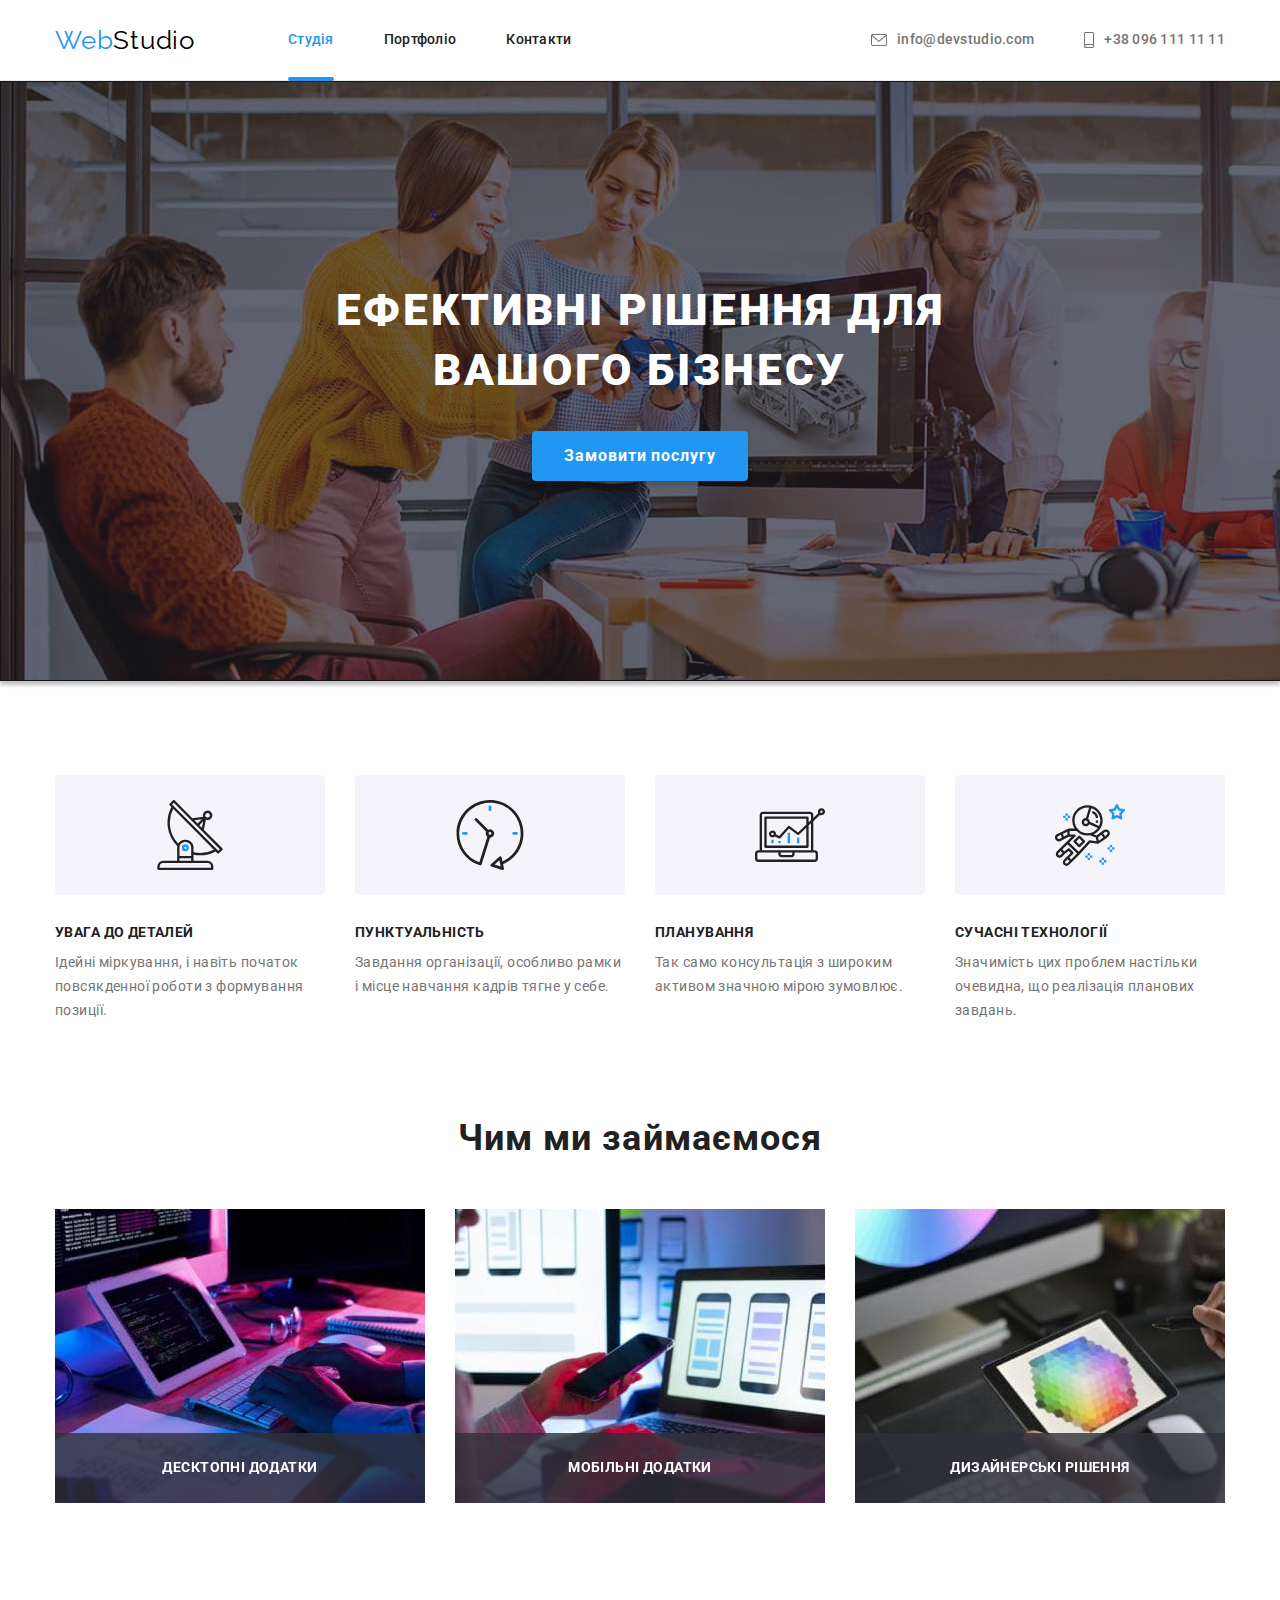
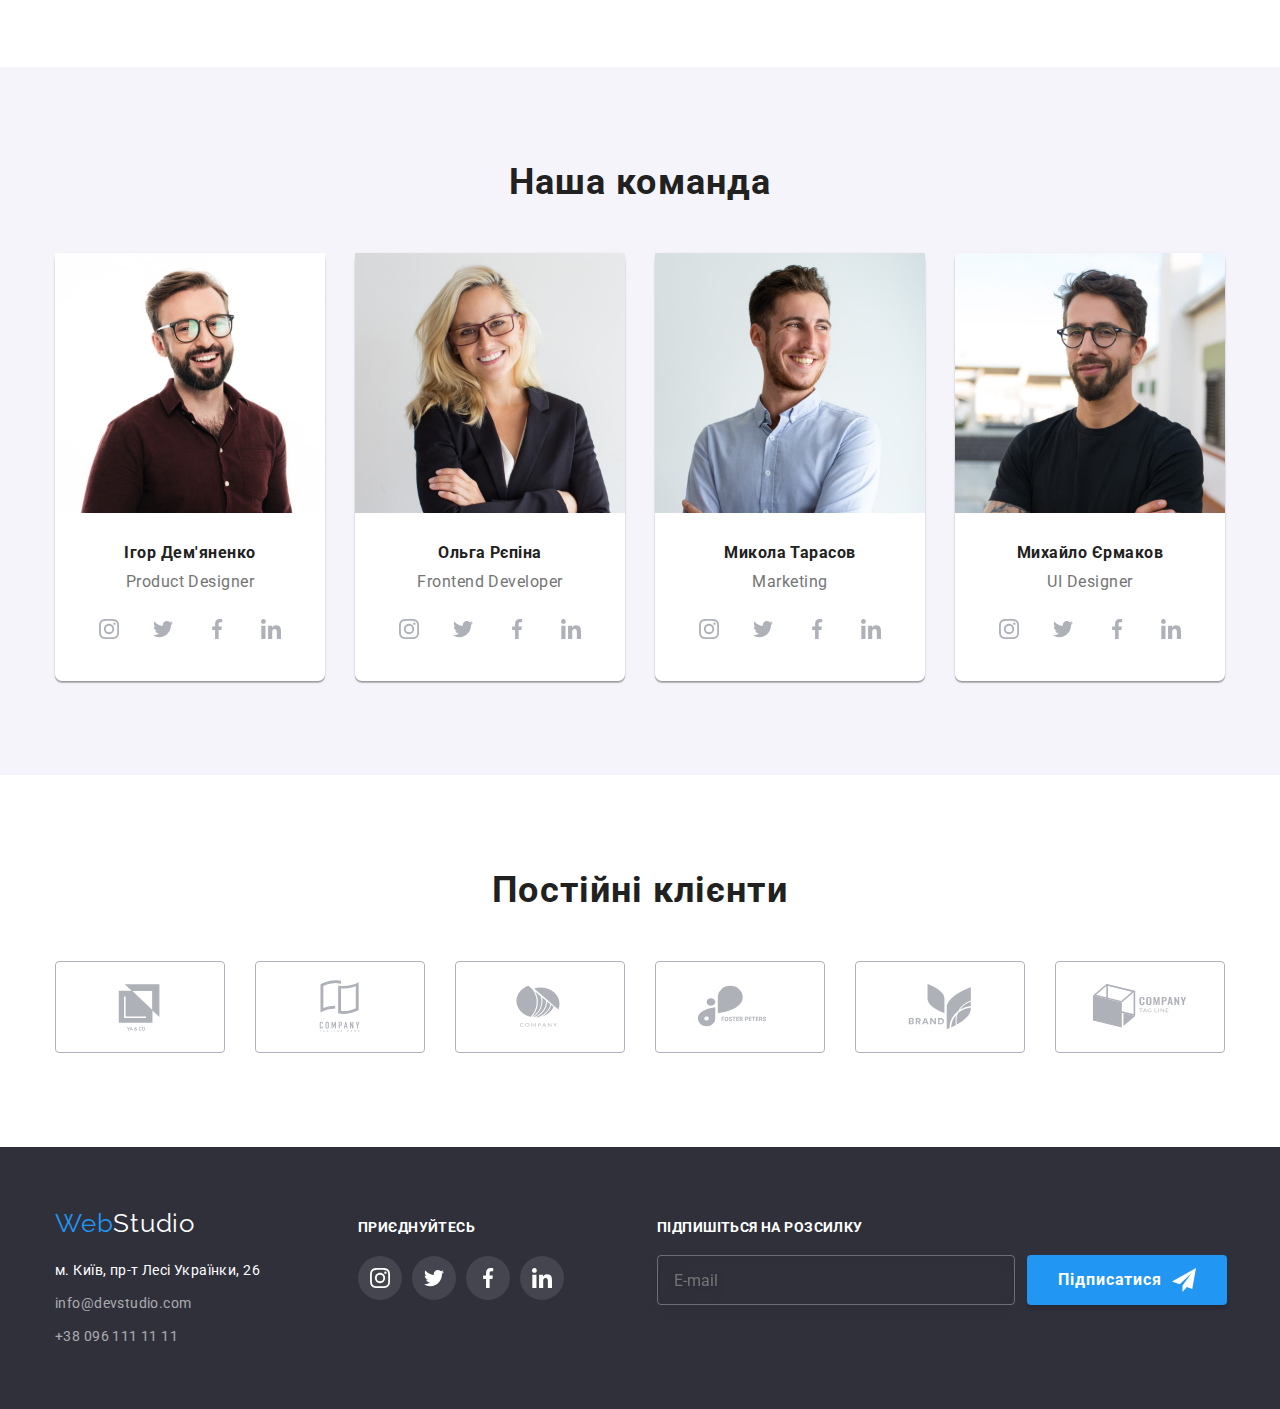
<file: index.html>
<!DOCTYPE html>
<html lang="uk">

<head>
	<meta charset="UTF-8" />
	<meta http-equiv="X-UA-Compatible" content="IE=edge" />
	<meta name="viewport" content="width=device-width, initial-scale=1.0" />
	<title>WebStudio</title>
	<link rel="preconnect" href="https://fonts.googleapis.com" />
	<link rel="preconnect" href="https://fonts.gstatic.com" crossorigin />
	<link
		href="https://fonts.googleapis.com/css2?family=Raleway:wght@700&family=Roboto:wght@400;500;700;900&display=swap"
		rel="stylesheet" />
	<link rel="stylesheet"
		href="https://cdnjs.cloudflare.com/ajax/libs/modern-normalize/1.0.0/modern-normalize.min.css" />
	<link rel="stylesheet" href="./css/styles.css" />
</head>

<body>
	<!-- Шапка/Навігація/Хедер -->
	<header class="header">
		<div class="header-box container">
			<!--<nav class="nav">-->
			<!-- prettier-ignore -->
			<a class="logo link" href="">Web<span class="logo-header">Studio</span></a>
			<nav class="nav">
				<ul class="nav-list">
					<li class="nav-item list"><a class="nav-link link menu-now" href="./index.html">Студія</a></li>
					<li class="nav-item list"><a class="nav-link link" href="./portfolio.html">Портфоліо</a></li>
					<li class="nav-item list"><a class="nav-link link" href="">Контакти</a></li>
				</ul>
			</nav>
			<ul class="header-contact list">
				<li class="nav-item"><a class="contact link" href="mailto:info@devstudio.com">
						<svg class="icon-header" width="16" height="12">
							<use href="./images/icons.svg#icon-envelope-hover"></use>
						</svg> info@devstudio.com</a>
				</li>
				<li class="nav-item"><a class="contact link" href="tel:+38 0961111111">
						<svg class="icon-header" width="10" height="16">
							<use href="./images/icons.svg#icon-smartphone"></use>
						</svg> +38 096 111 11 11</a></li>
			</ul>
		</div>
	</header>

	<!-- =========Головний контент/Mеін/Main/Hero========= -->
	<main>
		<!--==========Секція 1=========  -->
		<section class="hero">
			<h1 class="hero-title">
				Ефективні рішення для
				<br />
				вашого бізнесу
			</h1>
			<button class="main-btn" type="button" data-modal-open>Замовити послугу</button>
		</section>

		<!-- ==========Секція 2========== -->
		<section class="skills-section">
			<div class="container">
				<ul class="skills list">
					<li class="skills-item">
						<div class="icon-sk-div">
							<svg class="icon-skills" width="70" height="70">
								<use href="./images/icons.svg#icon-antenna"></use>
							</svg>
						</div>
						<h3 class="skills-title">УВАГА ДО ДЕТАЛЕЙ</h3>
						<p class="skills-text">
							Ідейні міркування, і навіть початок
							<br />
							повсякденної роботи з формування
							<br />
							позиції.
						</p>
					</li>
					<li class="skills-item">
						<div class="icon-sk-div">
							<svg class="icon-skills" width="70" height="70">
								<use href="./images/icons.svg#icon-clock"></use>
							</svg>
						</div>
						<h3 class="skills-title">ПУНКТУАЛЬНІСТЬ</h3>
						<p class="skills-text">
							Завдання організації, особливо рамки
							<br />
							і місце навчання кадрів тягне у себе.
						</p>
					</li>
					<li class="skills-item">
						<div class="icon-sk-div">
							<svg class="icon-skills" width="70" height="70">
								<use href="./images/icons.svg#icon-diagram"></use>
							</svg>
						</div>
						<h3 class="skills-title">ПЛАНУВАННЯ</h3>
						<p class="skills-text">
							Так само консультація з широким
							<br />
							активом значною мірою зумовлює.
						</p>
					</li>
					<li class="skills-item">
						<div class="icon-sk-div">
							<svg class="icon-skills" width="70" height="70">
								<use href="./images/icons.svg#icon-astronaut"></use>
							</svg>
						</div>
						<h3 class="skills-title">СУЧАСНІ ТЕХНОЛОГІЇ</h3>
						<p class="skills-text">
							Значимість цих проблем настільки
							<br />
							очевидна, що реалізація планових
							<br />
							завдань.
						</p>
					</li>
				</ul>
			</div>
		</section>

		<!-- =========Секція 3========= -->
		<section class="activity-section">
			<div class="container">
				<h2 class="title">Чим ми займаємося</h2>
				<ul class="activity list">
					<li class="activity-item">
						<div class="activity-img">
							<img class="img" src="images/webstudio-img1.jpg" alt="Клавіатура, планшет" width="370"
								height="294" />
							<p class="activity-text">Десктопні додатки</p>
						</div>
					</li>
					<li class="activity-item">
						<img src="images/webstudio-img2.jpg" alt="Ноутбук, телефон" width="370" height="294" />
						<p class="activity-text">Мобільні додатки</p>
					</li>
					<li class="activity-item">
						<img src="images/webstudio-img3.jpg" alt="Планшет" width="370" height="294" />
						<p class="activity-text">Дизайнерські рішення</p>
					</li>
				</ul>
			</div>
		</section>

		<!-- ==========Секція 4/Команда ==========-->
		<section class="team">
			<div class="container-team">
				<h2 class="title">Наша команда</h2>
				<ul class="team-list list">
					<li class="team-item">
						<img class="photo-team" src="images/webstudio-team-img1.jpg" alt="Фото людини" width="270"
							height="260" />
						<div class="team-div">
							<h3 class="team-title">Ігор Дем'яненко</h3>
							<p class="team-text">Product Designer</p>
							<ul class="socials list">
								<li class="socials-item">
									<a class="socials-link link" href="http://instagram.com" target="_blank"
										rel="noopener noreferrer" aria-label="Instagram icon">
										<svg class="socials-icon" width="20" height="20">
											<use href="./images/icons.svg#icon-instagram"></use>
										</svg>
									</a>
								</li>
								<li><a class="socials-link link" href="http://twitter.com" target="_blank"
										rel="noopener noreferrer" aria-label="Twitter icon">
										<svg class="socials-icon" width="20" height="20">
											<use href="./images/icons.svg#icon-twitter"></use>
										</svg>
									</a>
								</li>
								<li><a class="socials-link link" href="http://facebook.com" target="_blank"
										rel="noopener noreferrer">
										<svg class="socials-icon" width="20" height="20">
											<use href="./images/icons.svg#icon-facebook"></use>
										</svg>
									</a>
								</li>
								<li><a class="socials-link link" href="http://linkedin.com" target="_blank"
										rel="noopener noreferrer">
										<svg class="socials-icon" width="20" height="20">
											<use href="./images/icons.svg#icon-linkedin"></use>
										</svg>
									</a>
								</li>
							</ul>
						</div>
					</li>
					<li class="team-item">
						<img class="photo-team" src="images/webstudio-team-img2.jpg" alt="Фото людини" width="270"
							height="260" />
						<div class="team-div">
							<h3 class="team-title">Ольга Рєпіна</h3>
							<p class="team-text">Frontend Developer</p>
							<ul class="socials list">
								<li class="socials-item">
									<a class="socials-link link" href="http://instagram.com" target="_blank"
										rel="noopener noreferrer" aria-label="Instagram icon">
										<svg class="socials-icon" width="20" height="20">
											<use href="./images/icons.svg#icon-instagram"></use>
										</svg>
									</a>
								</li>
								<li><a class="socials-link link" href="http://twitter.com" target="_blank"
										rel="noopener noreferrer" aria-label="Twitter icon">
										<svg class="socials-icon" width="20" height="20">
											<use href="./images/icons.svg#icon-twitter"></use>
										</svg>
									</a>
								</li>
								<li><a class="socials-link link" href="http://facebook.com" target="_blank"
										rel="noopener noreferrer">
										<svg class="socials-icon" width="20" height="20">
											<use href="./images/icons.svg#icon-facebook"></use>
										</svg>
									</a>
								</li>
								<li><a class="socials-link link" href="http://linkedin.com" target="_blank"
										rel="noopener noreferrer">
										<svg class="socials-icon" width="20" height="20">
											<use href="./images/icons.svg#icon-linkedin"></use>
										</svg>
									</a>
								</li>
							</ul>
					</li>
					<li class="team-item">
						<img class="photo-team" src="images/webstudio-team-img3.jpg" alt="Фото людини" width="270"
							height="260" />
						<div class="team-div">
							<h3 class="team-title">Микола Тарасов</h3>
							<p class="team-text">Marketing</p>
							<ul class="socials list">
								<li class="socials-item">
									<a class="socials-link link" href="http://instagram.com" target="_blank"
										rel="noopener noreferrer" aria-label="Instagram icon">
										<svg class="socials-icon" width="20" height="20">
											<use href="./images/icons.svg#icon-instagram"></use>
										</svg>
									</a>
								</li>
								<li><a class="socials-link link" href="http://twitter.com" target="_blank"
										rel="noopener noreferrer" aria-label="Twitter icon">
										<svg class="socials-icon" width="20" height="20">
											<use href="./images/icons.svg#icon-twitter"></use>
										</svg>
									</a>
								</li>
								<li><a class="socials-link link" href="http://facebook.com" target="_blank"
										rel="noopener noreferrer">
										<svg class="socials-icon" width="20" height="20">
											<use href="./images/icons.svg#icon-facebook"></use>
										</svg>
									</a>
								</li>
								<li><a class="socials-link link" href="http://linkedin.com" target="_blank"
										rel="noopener noreferrer">
										<svg class="socials-icon" width="20" height="20">
											<use href="./images/icons.svg#icon-linkedin"></use>
										</svg>
									</a>
								</li>
							</ul>
						</div>
					</li>
					<li class="team-item">
						<img class="photo-team" src="images/webstudio-team-img4.jpg" alt="Фото людини" width="270"
							height="260" />
						<div class="team-div">
							<h3 class="team-title">Михайло Єрмаков</h3>
							<p class="team-text">UI Designer</p>
							<ul class="socials list">
								<li class="socials-item">
									<a class="socials-link link" href="http://instagram.com" target="_blank"
										rel="noopener noreferrer" aria-label="Instagram icon">
										<svg class="socials-icon" width="20" height="20">
											<use href="./images/icons.svg#icon-instagram"></use>
										</svg>
									</a>
								</li>
								<li><a class="socials-link link" href="http://twitter.com" target="_blank"
										rel="noopener noreferrer" aria-label="Twitter icon">
										<svg class="socials-icon" width="20" height="20">
											<use href="./images/icons.svg#icon-twitter"></use>
										</svg>
									</a>
								</li>
								<li><a class="socials-link link" href="http://facebook.com" target="_blank"
										rel="noopener noreferrer">
										<svg class="socials-icon" width="20" height="20">
											<use href="./images/icons.svg#icon-facebook"></use>
										</svg>
									</a>
								</li>
								<li><a class="socials-link link" href="http://linkedin.com" target="_blank"
										rel="noopener noreferrer">
										<svg class="socials-icon" width="20" height="20">
											<use href="./images/icons.svg#icon-linkedin"></use>
										</svg>
									</a>
								</li>
							</ul>
						</div>
					</li>
				</ul>
			</div>
		</section>

		<!-- ========== Постійні клієнти  ==========-->
		<section class="client container">
			<h2 class="client-title">Постійні клієнти</h2>
			<ul class="client-list list">
				<li class="client-item">
					<a class="client-link" href="">
						<svg class="icon-client" width="106" height="60">
							<use href="./images/icons.svg#icon-Logo"></use>
						</svg>
					</a>
				</li>
				<li class="client-item">
					<a class="client-link" href="">
						<svg class="icon-client" width="106" height="60">
							<use href="./images/icons.svg#icon-Logo-1"></use>
						</svg>
					</a>
				</li>
				<li class="client-item">
					<a class="client-link" href="">
						<svg class="icon-client" width="106" height="60">
							<use href="./images/icons.svg#icon-Logo-2"></use>
						</svg>
					</a>
				</li>
				<li class="client-item">
					<a class="client-link" href="">
						<svg class="icon-client" width="106" height="60">
							<use href="./images/icons.svg#icon-Logo-3"></use>
						</svg>
					</a>
				</li>
				<li class="client-item">
					<a class="client-link" href="">
						<svg class="icon-client" width="106" height="60">
							<use href="./images/icons.svg#icon-Logo-4"></use>
						</svg>
					</a>
				</li>
				<li class="client-item">
					<a class="client-link" href="">
						<svg class="icon-client" width="106" height="60">
							<use href="./images/icons.svg#icon-Logo-5"></use>
						</svg>
					</a>
				</li>
			</ul>
		</section>
	</main>

	<!-- ==========Підвал/Футер========= -->
	<footer class="footer">
		<div class="footer-div container">
			<div>
				<!-- prettier-ignore -->
				<a class="logo link" href="WebStudio">Web<span class="logo-footer">Studio</span></a>
				<address class="address">
					м. Київ, пр-т Лесі Українки, 26
					<ul class="contact-list list">
						<li class="footer-item">
							<a class="footer-contact link" href="mailto:info@devstudio.com">info@devstudio.com</a>
						</li>
						<li class="footer-item">
							<a class="footer-contact link" href="tel:+380961111111">+38 096 111 11 11</a>
						</li>
					</ul>
				</address>
			</div>

			<div class="socials-div">
				<h2 class="ftr-title">приєднуйтесь</h2>
				<ul class="socials-ftr-list list">
					<li class="socials-ftr-item">
						<a class="socials-ftr-link link" href="http://instagram.com" target="_blank"
							rel="noopener noreferrer" aria-label="Instagram icon">
							<svg class="socials-icon" width="20" height="20">
								<use href="./images/icons.svg#icon-instagram"></use>
							</svg>
						</a>
					</li>
					<li class="socials-ftr-item">
						<a class="socials-ftr-link link" href="http://twitter.com" target="_blank"
							rel="noopener noreferrer" aria-label="Twitter icon">
							<svg class="socials-icon" width="20" height="20">
								<use href="./images/icons.svg#icon-twitter"></use>
							</svg>
						</a>
					</li>
					<li class="socials-ftr-item">
						<a class="socials-ftr-link link" href="http://facebook.com" target="_blank"
							rel="noopener noreferrer">
							<svg class="socials-icon" width="20" height="20">
								<use href="./images/icons.svg#icon-facebook"></use>
							</svg>
						</a>
					</li>
					<li class="socials-ftr-item">
						<a class="socials-ftr-link link" href="http://linkedin.com" target="_blank"
							rel="noopener noreferrer">
							<svg class="socials-icon" width="20" height="20">
								<use href="./images/icons.svg#icon-linkedin"></use>
							</svg>
						</a>
					</li>
				</ul>
			</div>

			<div class="mailings">
				<p class="mailings-text">підпишіться на розсилку</p>
				<div class="mailings-div">
					<form>
						<input type="text" class="form-field" name="e-mail" placeholder="E-mail">
					</form>
					<button class="mailings-btn" type="submit">
						<span class="subscription">Підписатися</span>
						<svg class="subscribe-icon" width="24px" height="24px">
							<use href="./images/icons.svg#icon-icon-mailings"></use>
						</svg>
					</button>
				</div>
			</div>
		</div>
	</footer>

	<!-- ==========Модальне вікно========= -->
	<div class="backdrop is-hidden" data-modal>
		<div class="modal" data-modal-window>
			<button class="modal-btn" data-modal-close>
				<svg class="modal-icon" width="18" height="18">
					<use href="./images/icons.svg#icon-close"></use>
				</svg>
			</button>

			<p class="modal-title">Залиште свої дані, ми вам передзвонимо</p>

			<form class="modal-form" autocomplete="off">
				<label for="" class="label-modal">
					<span class="label-name">Ім'я</span>
					<div class="">
						<input type="text" class="input-modal" name="name" placeholder=" ">
						<svg class="icon-input-modal" width="18px" height="18px">
							<use href=""></use>
						</svg>
					</div>
				</label>

				<label for="" class="">
					<span class="">Телефон</span>
					<div class="">
						<input type="tel" class="input-modal" name="phone" placeholder=" ">
						<svg class="icon-input-modal" width="18px" height="18px">
							<use href=""></use>
						</svg>
					</div>
				</label>

				<label for="" class="label-field-modal">
					<span class="label-name-modal">Пошта</span>
					<div class="form-field-modal">
						<input type="mail" class="input-modal" name="e-mail" placeholder=" ">
						<svg class="icon-input-modal" width="18px" height="18px">
							<use href=""></use>
						</svg>
					</div>
				</label>

				<label for="" class="label-field-modal-textarea">
					<span class="label-name-modal">Коментар</span>
					<textarea type="text" class="textarea-input" name="text" placeholder="Введіть текст" rows="7"
						resize: none></textarea>
				</label>
			</form>

			<form class="form-check">
				<label class="label-check">
					<input type="checkbox" class="check" name="name" value=" ">
					<span class="icon-check"></span>
					<span class="check-text">Погоджуюся з розсилкою та приймаю <a href="" class="check-terms">Умови
							договору</a></span>
				</label>
			</form>
			<button type="submit" class="button-send-modal">Відправити</button>

		</div>
	</div>
	</div>

	<script src="./js/modal.js"></script>
</body>

</html>
</file>
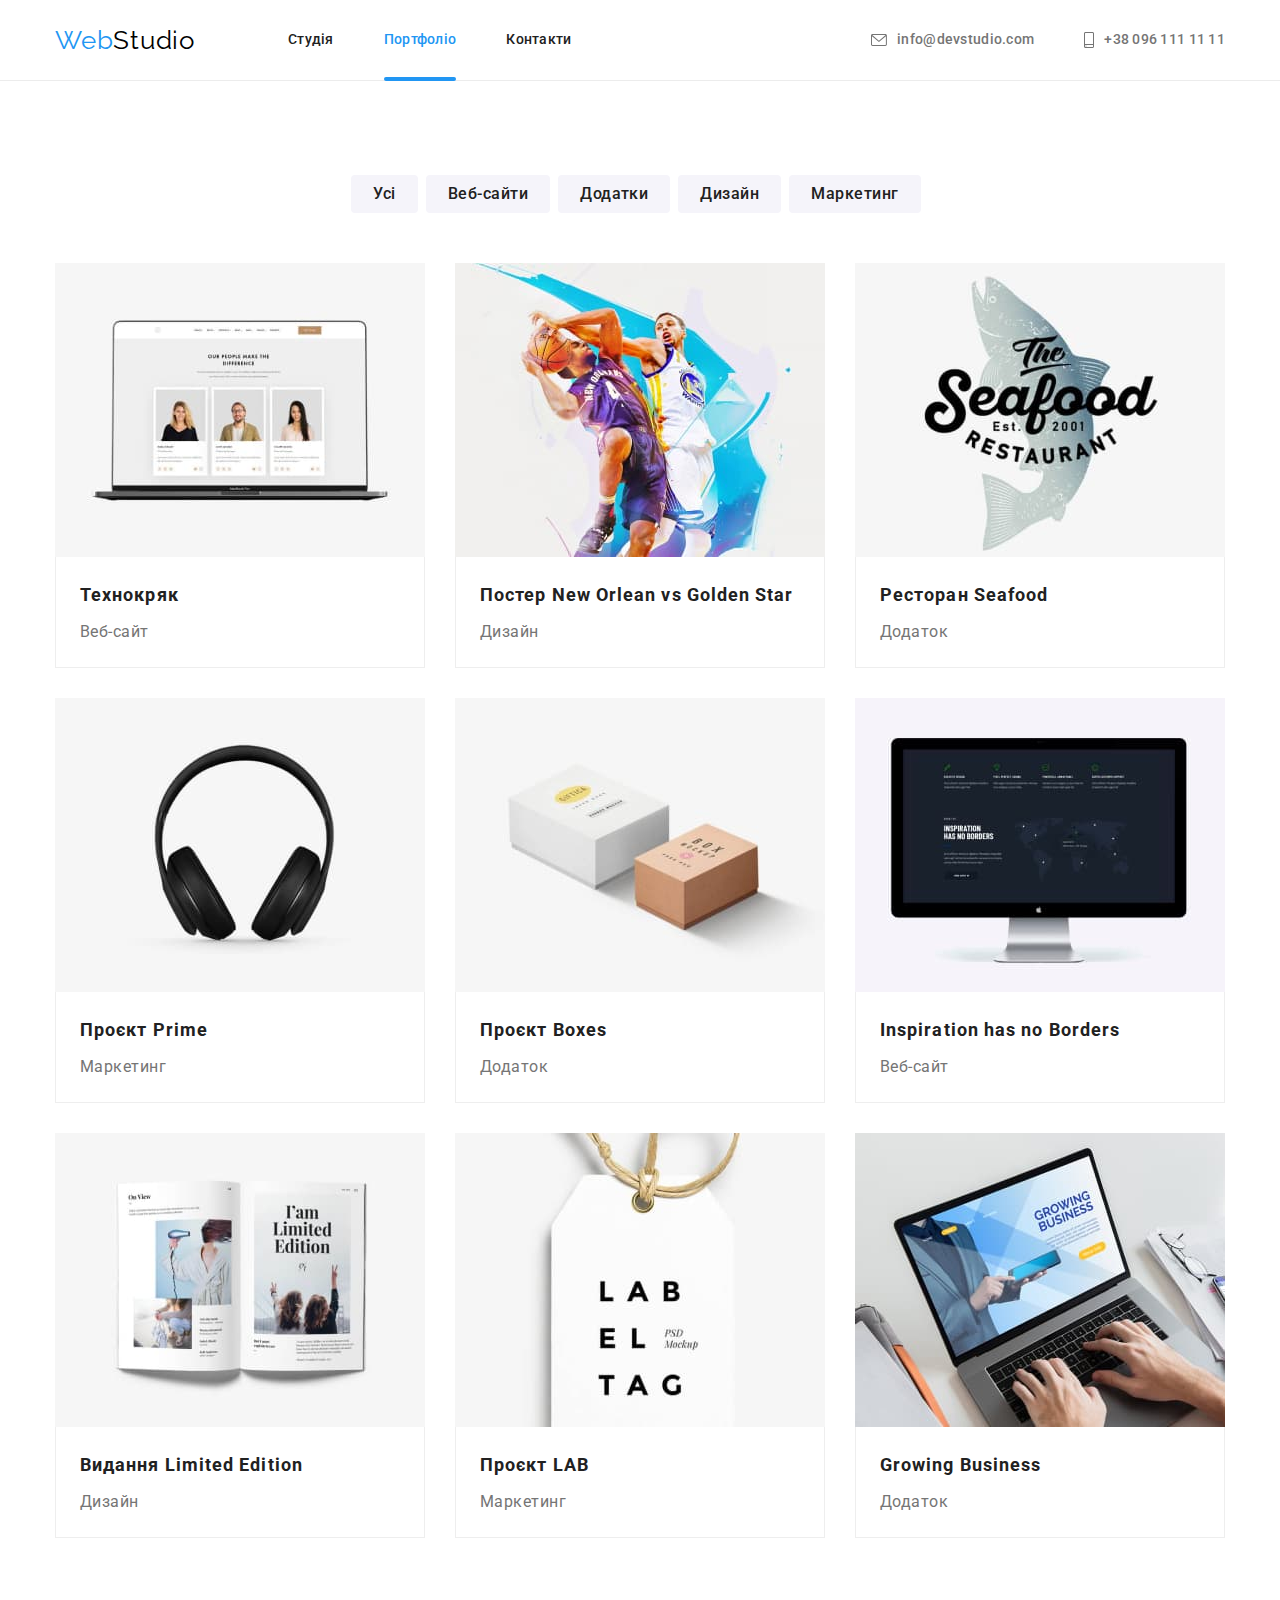
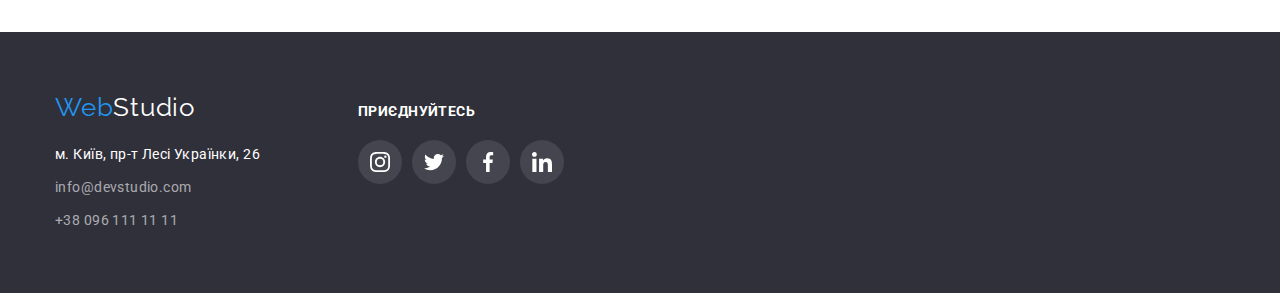
<file: portfolio.html>
<!DOCTYPE html>
<html lang="uk">

<head>
	<meta charset="UTF-8" />
	<meta http-equiv="X-UA-Compatible" content="IE=edge" />
	<meta name="viewport" content="width=device-width, initial-scale=1.0" />
	<title>Portfolio</title>
	<link rel="preconnect" href="https://fonts.googleapis.com" />
	<link rel="preconnect" href="https://fonts.gstatic.com" crossorigin />
	<link
		href="https://fonts.googleapis.com/css2?family=Raleway:wght@700&family=Roboto:wght@400;500;700;900&display=swap"
		rel="stylesheet" />
	<link rel="stylesheet"
		href="https://cdnjs.cloudflare.com/ajax/libs/modern-normalize/1.0.0/modern-normalize.min.css" />
	<link rel="stylesheet" href="./css/styles.css" />
</head>

<body>
	<header class="header">
		<div class="header-box container">
			<!--<nav class="nav">-->
			<!-- prettier-ignore -->
			<a class="logo link" href="">Web<span class="logo-header">Studio</span></a>
			<nav class="nav">
				<ul class="nav-list">
					<li class="nav-item list"><a class="nav-link link" href="./index.html">Студія</a></li>
					<li class="nav-item list"><a class="nav-link link menu-now-prtfl"
							href="./portfolio.html">Портфоліо</a></li>
					<li class="nav-item list"><a class="nav-link link" href="">Контакти</a></li>
				</ul>
			</nav>
			<ul class="header-contact list">
				<li class="nav-item"><a class="contact link" href="mailto:info@devstudio.com">
						<svg class="icon-header" width="16" height="12">
							<use href="./images/icons.svg#icon-envelope-hover"></use>
						</svg> info@devstudio.com</a>
				</li>
				<li class="nav-item"><a class="contact link" href="tel:+38 0961111111">
						<svg class="icon-header" width="10" height="16">
							<use href="./images/icons.svg#icon-smartphone"></use>
						</svg> +38 096 111 11 11</a></li>
			</ul>
		</div>
	</header>

	<main>
		<!-- ==========Секція 1========= -->
		<section class="portfolio">
			<div class="portfolio-div container">
				<div class="btn-div">
					<ul class="list-btn list">
						<li class="item-btn">
							<button class="btn" type="button">Усі</button>
						</li>
						<li class="item-btn">
							<button class="btn" type="button">Веб-сайти</button>
						</li>
						<li class="item-btn">
							<button class="btn" type="button">Додатки</button>
						</li>
						<li class="item-btn">
							<button class="btn" type="button">Дизайн</button>
						</li>
						<li class="item-btn">
							<button class="btn" type="button">Маркетинг</button>
						</li>
					</ul>
				</div>

				<!-- Картки -->
				<ul class="list-photo list">
					<li class="item-photo">
						<div class="photo-thumb">
							<a href=""><img src="images/portfolio-img1.jpg" alt="Ноутбук" width="370"
									height="294" /></a>
							<div class="overlay">
								<p class="overlay-text">Ресурс пропонує комплексні пропозиції з різним рівнем
									функціоналу та сервісів. Все це дозволить відвідувачу отримати
									вичерпні відомості про компанію чи приватну особу.</p>
							</div>
						</div>
						<div class="div-photo">
							<h2 class="title-projects">Технокряк</h2>
							<p class="projects-text">Веб-сайт</p>
						</div>
					</li>
					<li class="item-photo">
						<div class="photo-thumb">
							<a href="">
								<img src="images/portfolio-img2.jpg" alt="Постер баскетболістів" width="370"
									height="294" />
							</a>
							<div class="overlay">
								<p class="overlay-text">Ресурс пропонує комплексні пропозиції з різним рівнем
									функціоналу та сервісів. Все це дозволить відвідувачу отримати
									вичерпні відомості про компанію чи приватну особу.</p>
							</div>
						</div>
						<div class="div-photo">
							<h2 class="title-projects">Постер New Orlean vs Golden Star</h2>
							<p class="projects-text">Дизайн</p>
						</div>
					</li>
					<li class="item-photo">
						<div class="photo-thumb">
							<a href=""><img src="images/portfolio-img3.jpg" alt="Риба з текстом" width="370"
									height="294" /></a>
							<div class="overlay">
								<p class="overlay-text">Ресурс пропонує комплексні пропозиції з різним рівнем
									функціоналу та сервісів. Все це дозволить відвідувачу отримати
									вичерпні відомості про компанію чи приватну особу.</p>
							</div>
						</div>
						<div class="div-photo">
							<h2 class="title-projects">Ресторан Seafood</h2>
							<p class="projects-text">Додаток</p>
						</div>
					</li>
					<li class="item-photo">
						<div class="photo-thumb">
							<a href=""><img src="images/portfolio-img4.jpg" alt="Навушники" width="370"
									height="294" /></a>
							<div class="overlay">
								<p class="overlay-text">Ресурс пропонує комплексні пропозиції з різним рівнем
									функціоналу та сервісів. Все це дозволить відвідувачу отримати
									вичерпні відомості про компанію чи приватну особу.</p>
							</div>
						</div>
						<div class="div-photo">
							<h2 class="title-projects">Проєкт Prime</h2>
							<p class="projects-text">Маркетинг</p>
						</div>
					</li>
					<li class="item-photo">
						<div class="photo-thumb">
							<a href=""><img src="images/portfolio-img5.jpg" alt="Коробки" width="370"
									height="294" /></a>
							<div class="overlay">
								<p class="overlay-text">Ресурс пропонує комплексні пропозиції з різним рівнем
									функціоналу та сервісів. Все це дозволить відвідувачу отримати
									вичерпні відомості про компанію чи приватну особу.</p>
							</div>
						</div>
						<div class="div-photo">
							<h2 class="title-projects">Проєкт Boxes</h2>
							<p class="projects-text">Додаток</p>
						</div>
					</li>
					<li class="item-photo">
						<div class="photo-thumb">
							<a href=""><img src="images/portfolio-img6.jpg" alt="Монітор" width="370"
									height="294" /></a>
							<div class="overlay">
								<p class="overlay-text">Ресурс пропонує комплексні пропозиції з різним рівнем
									функціоналу та сервісів. Все це дозволить відвідувачу отримати
									вичерпні відомості про компанію чи приватну особу.</p>
							</div>
						</div>
						<div class="div-photo">
							<h2 class="title-projects">Inspiration has no Borders</h2>
							<p class="projects-text">Веб-сайт</p>
						</div>
					</li>
					<li class="item-photo">
						<div class="photo-thumb">
							<a href=""><img src="images/portfolio-img7.jpg" alt="Журнал" width="370" height="294" /></a>
							<div class="overlay">
								<p class="overlay-text">Ресурс пропонує комплексні пропозиції з різним рівнем
									функціоналу та сервісів. Все це дозволить відвідувачу отримати
									вичерпні відомості про компанію чи приватну особу.</p>
							</div>
						</div>
						<div class="div-photo">
							<h2 class="title-projects">Видання Limited Edition</h2>
							<p class="projects-text">Дизайн</p>
						</div>
					</li>
					<li class="item-photo">
						<div class="photo-thumb">
							<a href=""><img src="images/portfolio-img8.jpg" alt="Бірка" width="370" height="294" /></a>
							<div class="overlay">
								<p class="overlay-text">Ресурс пропонує комплексні пропозиції з різним рівнем
									функціоналу та сервісів. Все це дозволить відвідувачу отримати
									вичерпні відомості про компанію чи приватну особу.</p>
							</div>
						</div>
						<div class="div-photo">
							<h2 class="title-projects">Проєкт LAB</h2>
							<p class="projects-text">Маркетинг</p>
						</div>
					</li>
					<li class="item-photo">
						<div class="photo-thumb">
							<a href=""><img src="images/portfolio-img9.jpg" alt="Ноутбук" width="370"
									height="294" /></a>
							<div class="overlay">
								<p class="overlay-text">Ресурс пропонує комплексні пропозиції з різним рівнем
									функціоналу та сервісів. Все це дозволить відвідувачу отримати
									вичерпні відомості про компанію чи приватну особу.</p>
							</div>
						</div>
						<div class="div-photo">
							<h2 class="title-projects">Growing Business</h2>
							<p class="projects-text">Додаток</p>
						</div>
					</li>
				</ul>
			</div>
		</section>
	</main>

	<!-- ==========Підва/Футер========= -->
	<footer class="footer">
		<div class="footer-div container">
			<div>
				<!-- prettier-ignore -->
				<a class="logo link" href="WebStudio">Web<span class="logo-footer">Studio</span></a>
				<address class="address">
					м. Київ, пр-т Лесі Українки, 26
					<ul class="contact-list list">
						<li class="footer-item">
							<a class="footer-contact link" href="mailto:info@devstudio.com">info@devstudio.com</a>
						</li>
						<li class="footer-item">
							<a class="footer-contact link" href="tel:+380961111111">+38 096 111 11 11</a>
						</li>
					</ul>
				</address>
			</div>

			<div class="socials-div">
				<h2 class="ftr-title">приєднуйтесь</h2>
				<ul class="socials-ftr-list list">
					<li class="socials-ftr-item">
						<a class="socials-ftr-link link" href="http://instagram.com" target="_blank"
							rel="noopener noreferrer" aria-label="Instagram icon">
							<svg class="socials-icon" width="20" height="20">
								<use href="./images/icons.svg#icon-instagram"></use>
							</svg>
						</a>
					</li>
					<li class="socials-ftr-item">
						<a class="socials-ftr-link link" href="http://twitter.com" target="_blank"
							rel="noopener noreferrer" aria-label="Twitter icon">
							<svg class="socials-icon" width="20" height="20">
								<use href="./images/icons.svg#icon-twitter"></use>
							</svg>
						</a>
					</li>
					<li class="socials-ftr-item">
						<a class="socials-ftr-link link" href="http://facebook.com" target="_blank"
							rel="noopener noreferrer">
							<svg class="socials-icon" width="20" height="20">
								<use href="./images/icons.svg#icon-facebook"></use>
							</svg>
						</a>
					</li>
					<li class="socials-ftr-item">
						<a class="socials-ftr-link link" href="http://linkedin.com" target="_blank"
							rel="noopener noreferrer">
							<svg class="socials-icon" width="20" height="20">
								<use href="./images/icons.svg#icon-linkedin"></use>
							</svg>
						</a>
					</li>
				</ul>
			</div>
		</div>
	</footer>
</body>

</html>
</file>
<file: css/styles.css>
/* css змінні */
/* var(--обираєш колір) */
/* :root {
	--primary-text-color: #000000;
	--title-text-coior: #212121;
	--accent-color: #2196f3;
} */

/* line-height ділимо на font-size і пишемо без рх*/
/* list-style: прибирає маркери
    text-decoration: прибирає підкреслення*/

/* ===============================ВебСтудія============================== */
:root {
	--main-title-color: #212121;
	--text-color: #757575;
	--accent-color: #2196f3;
	--color-white: #ffffff;
}

body {
	font-family: "Roboto", "Raleway";
	color: var(--text-color);
}

*,
*::before,
*::after {
	box-sizing: border-box;
}

/* reset start */
h1,
h2,
h3,
h4,
h5,
h6,
p,
ul[class],
ol[class],
li {
	margin: 0;
}

ul[class],
ol[class] {
	padding: 0;
}

img {
	display: block;
}

/* дефолтний клас */

.list {
	list-style: none;
}
.link {
	text-decoration: none;
}
.container {
	padding: 0 15px;
	width: 1200px;
	margin: 0 auto;
}

/* ==========Шапка/Навігація/Хедер========== */
.header {
	border-bottom-width: 1px;
	border-bottom-style: solid;
	border-bottom-color: #ececec;
}
.header-box {
	display: flex;
	align-items: center;
}
.nav {
	display: flex;
	align-items: center;
	flex-grow: 1;
}
.logo {
	font-family: "Raleway";
	font-style: normal;
	font-size: 26px;
	line-height: 1.19;
	letter-spacing: 0.03em;
	color: var(--accent-color);
	margin-right: 93px;
}
.logo-header {
	color: #000000;
}
.nav-list {
	display: flex;
	gap: 50px;
}
/* приклади як відштовхнути між собою 
.nav-list .nav-item {
	margin-right: 50px;
} 
чистка правого маржина останньої дитини
.nav-list .nav-item:last-child {
	margin-right: 0;
} 

правий маржин задається усім окрім останньої дитини
.nav-list .nav-item:not(:last-child) {
	margin-right: 50px;
} */

/* лівий маржин у попереднього сусіда
.nav-list .nav-item + .nav-item {
	margin-left: 50px;
} */

/* задається лівий маржин до всіх у кого попереду є сусід,
у першого сусіда немає, тоді до нього не подіє, 
чистити правий маржин обов"язково */
/* у строкових елементів не працює вертикальна геометрія,
 треба зробити або блоковим або строково-юлоковим елементом */

.nav-item {
	position: relative;
}
.nav-link {
	position: relative;
	display: block;
	padding-top: 32px;
	padding-bottom: 32px;
	color: var(--main-title-color);
	font-weight: 500;
	font-size: 14px;
	line-height: 1.14;
	letter-spacing: 0.02em;
	list-style: none;
	transition: color 250ms cubic-bezier(0.4, 0, 0.2, 1);
}
.nav-link:hover,
.nav-link:focus {
	color: var(--accent-color);
}

.nav-link::after {
	content: "";
	display: block;
	width: 100%;
	height: 4px;
	background-color: var(--accent-color);
	border-radius: 4px;
	position: absolute;
	bottom: -1px;
	opacity: 0;
	transition: opacity 250ms cubic-bezier(0.4, 0, 0.2, 1), background-color 250ms cubic-bezier(0.4, 0, 0.2, 1);
}
.nav-link:hover::after,
.nav-link:focus::after {
	opacity: 1;
}

.menu-now {
	color: var(--accent-color);
}
.menu-now::after {
	content: "";
	position: absolute;
	display: block;
	width: 100%;
	height: 4px;
	bottom: -1px;

	background-color: var(--accent-color);
	border-radius: 2px;
	opacity: 1;
	transition: opacity 250ms cubic-bezier(0.4, 0, 0.2, 1), background-color 250ms cubic-bezier(0.4, 0, 0.2, 1);
}

.header-contact {
	display: flex;
}

.icon-header {
	fill: var(--text-color);
	transition: fill 250ms cubic-bezier(0.4, 0, 0.2, 1);
}

.contact:hover .icon-header,
.contact:focus .icon-header {
	fill: var(--accent-color);
}

.header-contact .nav-item + .nav-item {
	margin-left: 50px;
}
.contact {
	font-weight: 500;
	font-size: 14px;
	line-height: 1.14;
	letter-spacing: 0.02em;
	color: var(--text-color);
	display: flex;
	justify-content: center;
	gap: 10px;
	align-items: center;
	transition: color 250ms cubic-bezier(0.4, 0, 0.2, 1);
}

.contact:hover,
.contact:focus {
	color: var(--accent-color);
}

/* ==========Секція 1/Hero========== */
.hero {
	max-width: 1600px;
	background: #2f303a;
	background-image: linear-gradient(to right, rgba(47, 48, 58, 0.4), rgba(47, 48, 58, 0.4)), url(../images/Img-hero.jpg);
	background-repeat: no-repeat;
	box-shadow: 0px 4px 4px rgba(0, 0, 0, 0.25);
	width: 100%;
	height: 600px;
	padding: 200px 0;
	display: flex;
	flex-direction: column;
	justify-content: center;
	align-items: center;
	margin: 0 auto;
}

.hero-title {
	width: 696px;
	height: 120px;
	font-weight: 900;
	font-size: 44px;
	line-height: 1.36;
	text-align: center;
	letter-spacing: 0.06em;
	text-transform: uppercase;
	color: #ffffff;
}

.main-btn {
	border: 0;
	background: var(--accent-color);
	box-shadow: 0px 4px 4px rgba(0, 0, 0, 0.15);
	border-radius: 4px;
	color: #ffffff;
	width: 216px;
	height: 50px;
	font-family: inherit;
	font-weight: 700;
	font-size: 16px;
	line-height: calc(30 / 16);
	text-align: center;
	letter-spacing: 0.06em;
	cursor: pointer;
	box-sizing: border-box;
	margin-top: 30px;
}
/* =========Секція 2/Skills========== */
.skills-section {
	padding-top: 94px;
}
.skills {
	display: flex;
	flex-wrap: wrap;
	gap: 30px;
}

.icon-sk-div {
	width: 270px;
	height: 120px;
	background: #f5f4fa;
	border-radius: 4px;
	display: flex;
	align-items: center;
	justify-content: center;
}

.skills-title {
	font-size: 14px;
	line-height: 1.14;
	letter-spacing: 0.03em;
	text-transform: uppercase;
	color: var(--main-title-color);
	margin-top: 30px;
	margin-bottom: 10px;
}
.skills-text {
	font-size: 14px;
	line-height: 1.71;
	letter-spacing: 0.03em;
}

/* =========Секція 3/Чим займаємось========== */
.activity-section {
	padding-top: 94px;
	padding-bottom: 94px;
}

.activity {
	margin-top: 50px;
	margin-bottom: 94px;
	display: flex;
	justify-content: center;
	flex-wrap: wrap;
	gap: 30px;
}

.activity-text {
	width: 100%;
	min-height: 70px;
	position: relative;
	bottom: 70px;
	backdrop-filter: blur(1px);
	background-color: rgba(47, 48, 58, 0.8);
	font-weight: 700;
	font-size: 14px;
	line-height: 1.14;
	letter-spacing: 0.03em;
	text-transform: uppercase;
	color: #ffffff;
	display: flex;
	align-items: center;
	justify-content: center;
}

.title {
	font-size: 36px;
	line-height: 1.17;
	text-align: center;
	letter-spacing: 0.03em;
	color: var(--main-title-color);
	margin-bottom: 50px;
}

/* =========КОМАНДА========= */
.team {
	background: #f5f4fa;
	padding-top: 94px;
	padding-bottom: 94px;
}
.container-team {
	width: 1200px;
	margin: 0 auto;
}
.team-list {
	display: flex;
	justify-content: center;
	flex-wrap: wrap;
	gap: 30px;
}
.team-item {
	width: 270px;
	background: var(--color-white);
	border-radius: 7px;
	box-shadow: 0px 1px 3px rgba(0, 0, 0, 0.12), 0px 1px 1px rgba(0, 0, 0, 0.14), 0px 2px 1px rgba(0, 0, 0, 0.2);
}
.photo-team {
	width: 100%;
	height: auto;
}
.team-div {
	padding: 30px 0px;
}
.div-photo {
	border: 1px solid #eeeeee;
	padding: 20px 24px;
	border-top: none;
}
.team-title {
	font-weight: 500px;
	font-size: 16px;
	line-height: 1.19;
	text-align: center;
	letter-spacing: 0.03em;
	color: var(--main-title-color);
}
.team-text {
	font-size: 16px;
	line-height: 1.19;
	text-align: center;
	letter-spacing: 0.03em;
	margin-top: 10px;
	margin-bottom: 16px;
}
.socials {
	display: flex;
	justify-content: center;
	align-items: center;
	gap: 10px;
}
.socials-link {
	display: flex;
	justify-content: center;
	align-items: center;
	width: 44px;
	height: 44px;
	border-radius: 50%;
	background: var(--color-white);
	color: #afb1b8;
	transition: background-color 250ms cubic-bezier(0.4, 0, 0.2, 1), color 250ms cubic-bezier(0.4, 0, 0.2, 1);
}

.socials-icon {
	fill: currentColor;
}

.socials-link:hover,
.socials-link:focus {
	background-color: var(--accent-color);
	color: var(--color-white);
}

/* =========КЛІЄНТИ========= */
.client {
	padding-bottom: 94px;
}
.client-list {
	display: flex;
	justify-content: center;
	align-items: center;
	gap: 30px;
}
.client-link {
	width: 170px;
	height: 92px;
	display: flex;
	justify-content: center;
	align-items: center;
	border-radius: 4px;
	color: #afb1b8;
	border: 1px solid #afb1b8;
	transition: color 250ms cubic-bezier(0.4, 0, 0.2, 1), border-color 250ms cubic-bezier(0.4, 0, 0.2, 1);
}
.client-link:hover,
.client-link:focus {
	color: var(--accent-color);
	border-color: var(--accent-color);
}
.icon-client {
	fill: currentColor;
}
.client-title {
	font-weight: 700;
	font-size: 36px;
	line-height: 42px;
	text-align: center;
	letter-spacing: 0.03em;
	color: var(--main-title-color);
	padding-top: 94px;
	margin-bottom: 50px;
}

/* =========ПІДВАЛ========= */
.footer {
	background: #2f303a;
	padding: 60px 0;
}

.footer-div {
	display: flex;
	align-items: baseline;
	gap: 70px;
}
.logo-footer {
	font-size: 26px;
	line-height: 1.19;
	letter-spacing: 0.03em;
	color: #ffffff;
}

.address {
	font-style: normal;
	font-size: 14px;
	line-height: 1.71;
	letter-spacing: 0.03em;
	color: var(--color-white);
	margin-top: 20px;
}

.footer-item {
	margin-top: 9px;
}

.footer-contact {
	font-size: 14px;
	line-height: 1.71;
	letter-spacing: 0.03em;
	color: rgba(255, 255, 255, 0.6);
	transition: color 250ms cubic-bezier(0.4, 0, 0.2, 1);
}
.footer-contact:hover,
.footer-contact:focus {
	color: var(--accent-color);
}
.ftr-title {
	font-weight: 700;
	font-size: 14px;
	line-height: 1.14;
	letter-spacing: 0.03em;
	text-transform: uppercase;
	color: var(--color-white);
	margin-bottom: 20px;
}

.socials-ftr-list {
	display: flex;
	gap: 10px;
}

.socials-ftr-link {
	display: flex;
	justify-content: center;
	align-items: center;
	width: 44px;
	height: 44px;
	border-radius: 50%;
	background-color: rgba(255, 255, 255, 0.1);
	color: var(--color-white);
	transition: background-color 250ms cubic-bezier(0.4, 0, 0.2, 1);
}
.socials-ftr-link:hover,
.socials-ftr-link:focus {
	background-color: var(--accent-color);
}

.mailings {
	margin-top: 12px;
	margin-left: 23px;
}
.mailings-text {
	font-weight: 700;
	font-size: 14px;
	line-height: calc(16 / 14);
	letter-spacing: 0.03em;
	text-transform: uppercase;
	color: #ffffff;
}
.mailings-div {
	margin-top: 20px;
	display: flex;
	align-items: center;
	gap: 12px;
}
.form-field {
	width: 358px;
	height: 50px;
	left: 815px;
	top: 2784px;
	box-sizing: border-box;
	border: 1px solid rgba(255, 255, 255, 0.3);
	filter: drop-shadow(0px 4px 4px rgba(0, 0, 0, 0.15));
	background-color: rgba(33, 150, 243, 0);
	border-radius: 4px;
	padding: 15px 16px;
	color: var(--color-white);
}
.mailings-btn {
	display: flex;
	align-items: center;
	justify-content: center;
	gap: 10px;
	padding: 0;
	background-color: var(--accent-color);
	border: 0px;
	border-radius: 4px;
	width: 200px;
	height: 50px;
	cursor: pointer;
	padding: 10px 28px;
	box-shadow: 0px 4px 4px rgba(0, 0, 0, 0.15);
}
.subscription {
	display: inline-block;
	font-weight: 700;
	font-size: 16px;
	line-height: 1.88;
	letter-spacing: 0.06em;
	color: var(--color-white);
}
.subscribe-icon {
	fill: var(--color-white);
}
/* ====================МОДАЛЬНЕ ВІКНО==================== */
.backdrop {
	position: fixed;
	top: 0;
	left: 0;
	z-index: 100;
	width: 100%;
	height: 100%;
	background-color: rgba(0, 0, 0, 0.2);
	backdrop-filter: blur(1px);
	transition: opacity 250ms linear, visibility 250ms linear;
}

.backdrop.is-hidden {
	opacity: 0;
	visibility: hidden;
	pointer-events: none;
}

.modal {
	position: absolute;
	top: 50%;
	left: 50%;
	padding: 40px;
	transform: translateX(-50%) translateY(-50%) scale(1);
	width: 528px;
	min-height: 581px;
	background-color: var(--color-white);
	box-shadow: 0px 1px 3px rgba(0, 0, 0, 0.12), 0px 1px 1px rgba(0, 0, 0, 0.14), 0px 2px 1px rgba(0, 0, 0, 0.2);
	border-radius: 4px;
	transition: transform 250ms cubic-bezier(0.4, 0, 0.2, 1), opacity 250ms cubic-bezier(0.4, 0, 0.2, 1);
	/* animation: scale-up-center 1500ms cubic-bezier(0.39, 0.575, 0.565, 1); */
}

.backdrop.is-hidden .modal {
	transform: translate(-50%, -50%) scale(0.5);
	opacity: 0;
}

.modal-btn {
	position: absolute;
	top: 8px;
	right: 8px;
	padding: 0;
	width: 30px;
	height: 30px;
	display: inline-flex;
	align-items: center;
	justify-content: center;
	border: 1px solid rgba(0, 0, 0, 0.1);
	cursor: pointer;
	border-radius: 50%;
	background-color: var(--color-white);
}

/* ====================ПОРТФОЛІО==================== */
.menu-now-prtfl {
	color: var(--accent-color);
}
.menu-now-prtfl::after {
	content: "";
	position: absolute;
	display: block;
	width: 100%;
	height: 4px;
	bottom: -1px;

	background-color: var(--accent-color);
	border-radius: 2px;
	opacity: 1;
}
.portfolio {
	padding: 94px 0;
}

.btn-div {
	margin-bottom: 50px;
}
.list-btn {
	display: flex;
	justify-content: center;
	flex-wrap: wrap;
}

.item-btn {
	margin-right: 8px;
}

.btn {
	padding: 6px 22px;
	background: #f5f4fa;
	border-radius: 4px;
	font-family: inherit;
	font-style: normal;
	font-weight: 500;
	font-size: 16px;
	line-height: calc(26 / 16);
	letter-spacing: 0.03em;
	color: var(--main-title-color);
	text-decoration: none;
	border: 0;
	cursor: pointer;
	transition: background-color 250ms cubic-bezier(0.4, 0, 0.2, 1), box-shadow 250ms cubic-bezier(0.4, 0, 0.2, 1),
		color 250ms cubic-bezier(0.4, 0, 0.2, 1);
}
.btn:hover,
.btn:focus {
	background: var(--accent-color);
	box-shadow: 0px 3px 1px rgba(0, 0, 0, 0.1), 0px 1px 2px rgba(0, 0, 0, 0.08), 0px 2px 2px rgba(0, 0, 0, 0.12);
	border-radius: 4px;
	font-family: "Roboto";
	font-style: normal;
	font-weight: 500;
	font-size: 16px;
	line-height: 1.62;
	text-align: center;
	letter-spacing: 0.03em;
	color: var(--color-white);
	border: none;
}
.list-photo {
	display: flex;
	flex-wrap: wrap;
	justify-content: center;
	gap: 30px;
}
.item-photo {
	flex-basis: calc((100% - 2 * 30px) / 3);
	transition: box-shadow 250ms cubic-bezier(0.4, 0, 0.2, 1);
}
.item-photo:hover,
.item-photo:focus {
	box-shadow: 0px 1px 1px rgba(0, 0, 0, 0.12), 0px 4px 4px rgba(0, 0, 0, 0.06), 1px 4px 6px rgba(0, 0, 0, 0.16);
}

.photo-thumb {
	position: relative;
	overflow: hidden;
}
.overlay {
	position: absolute;
	top: 0;
	left: 0;
	transform: translateY(100%);
	width: 100%;
	height: 100%;
	background-color: rgba(33, 150, 243, 0.9);
	backdrop-filter: blur(1px);
	padding-left: 24px;
	padding-right: 24px;
	display: flex;
	align-items: center;
	transition: transform 250ms cubic-bezier(0.4, 0, 0.2, 1);
	user-select: none;
}

.item-photo:hover .overlay,
.item-photo:focus .overlay {
	transform: translateY(0);
}

.overlay-text {
	color: var(--color-white);
	font-family: "Roboto";
	font-style: normal;
	font-weight: 400;
	font-size: 18px;
	line-height: 1.55;
	letter-spacing: 0.03em;
}

.title-projects {
	margin-bottom: 4px;
	font-size: 18px;
	line-height: 2;
	letter-spacing: 0.06em;
	color: var(--main-title-color);
}
.projects-text {
	font-size: 16px;
	line-height: 1.88;
	letter-spacing: 0.03em;
}
</file>
